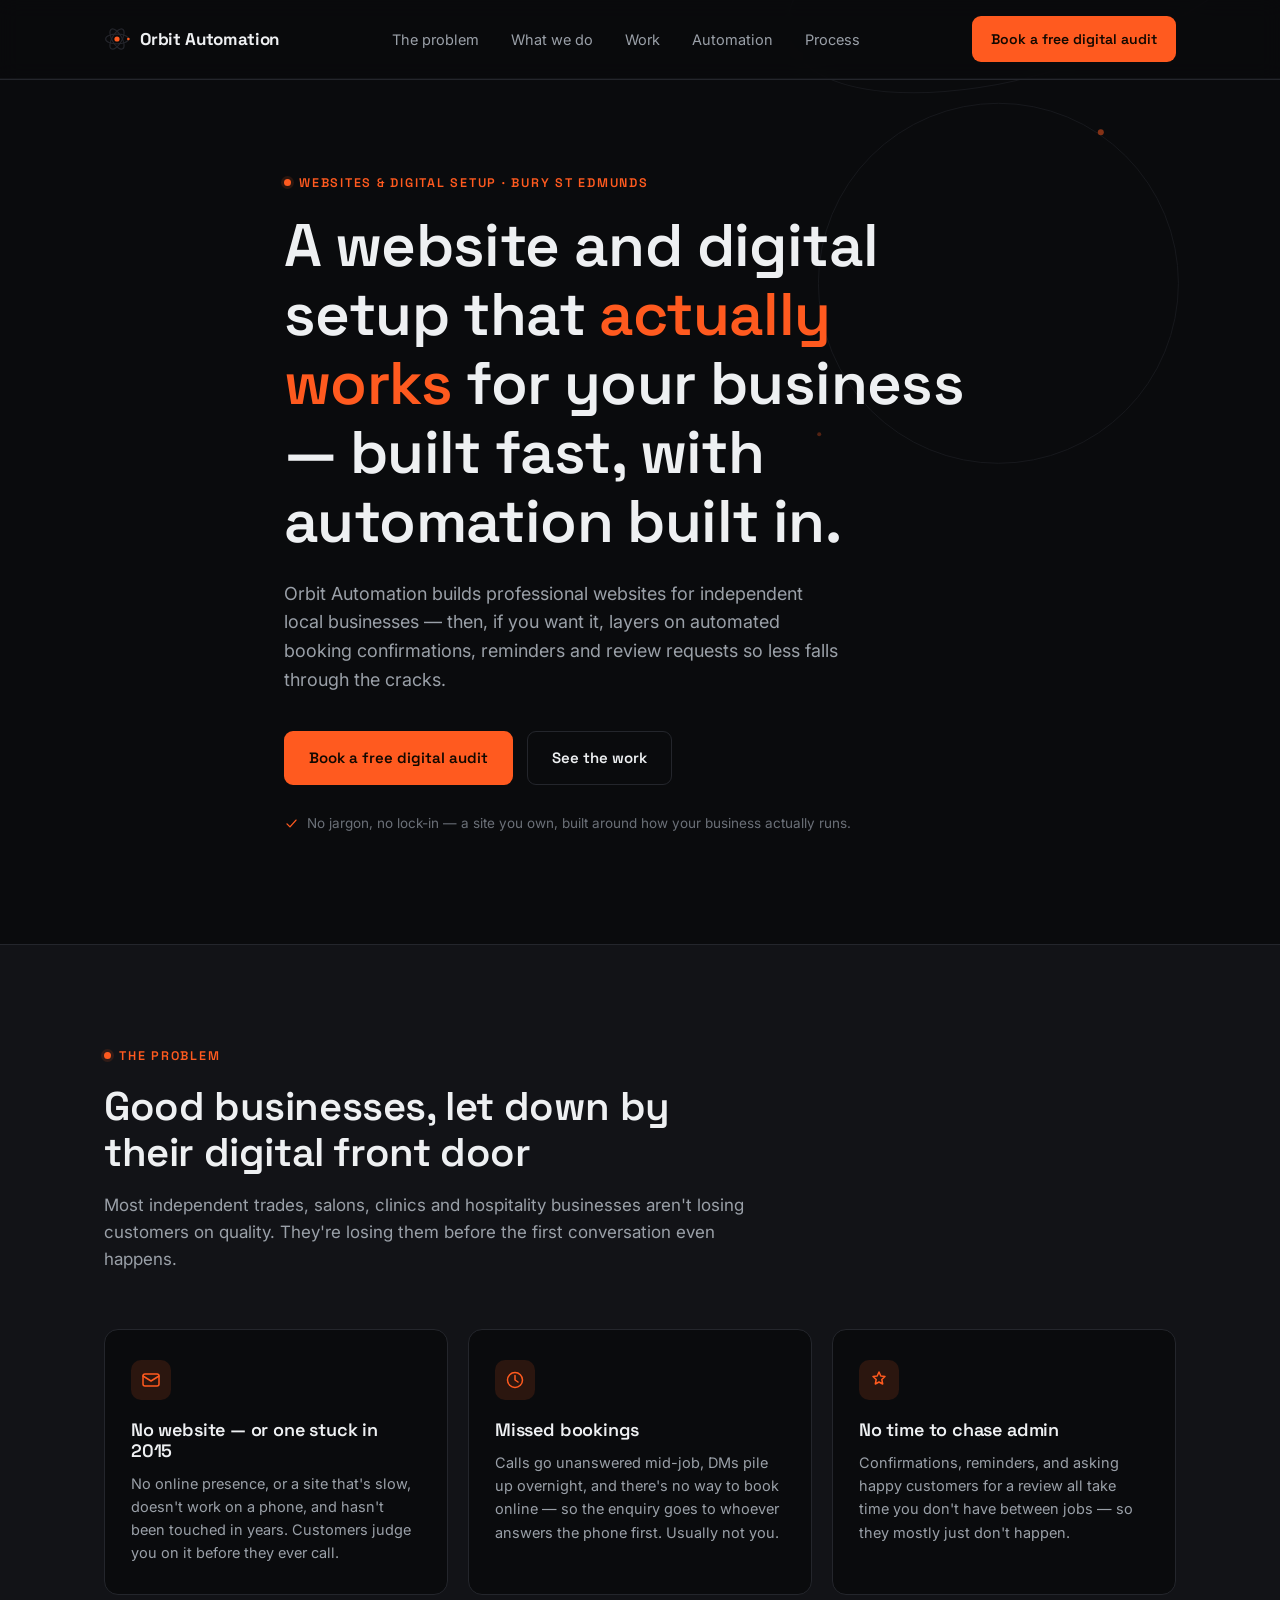
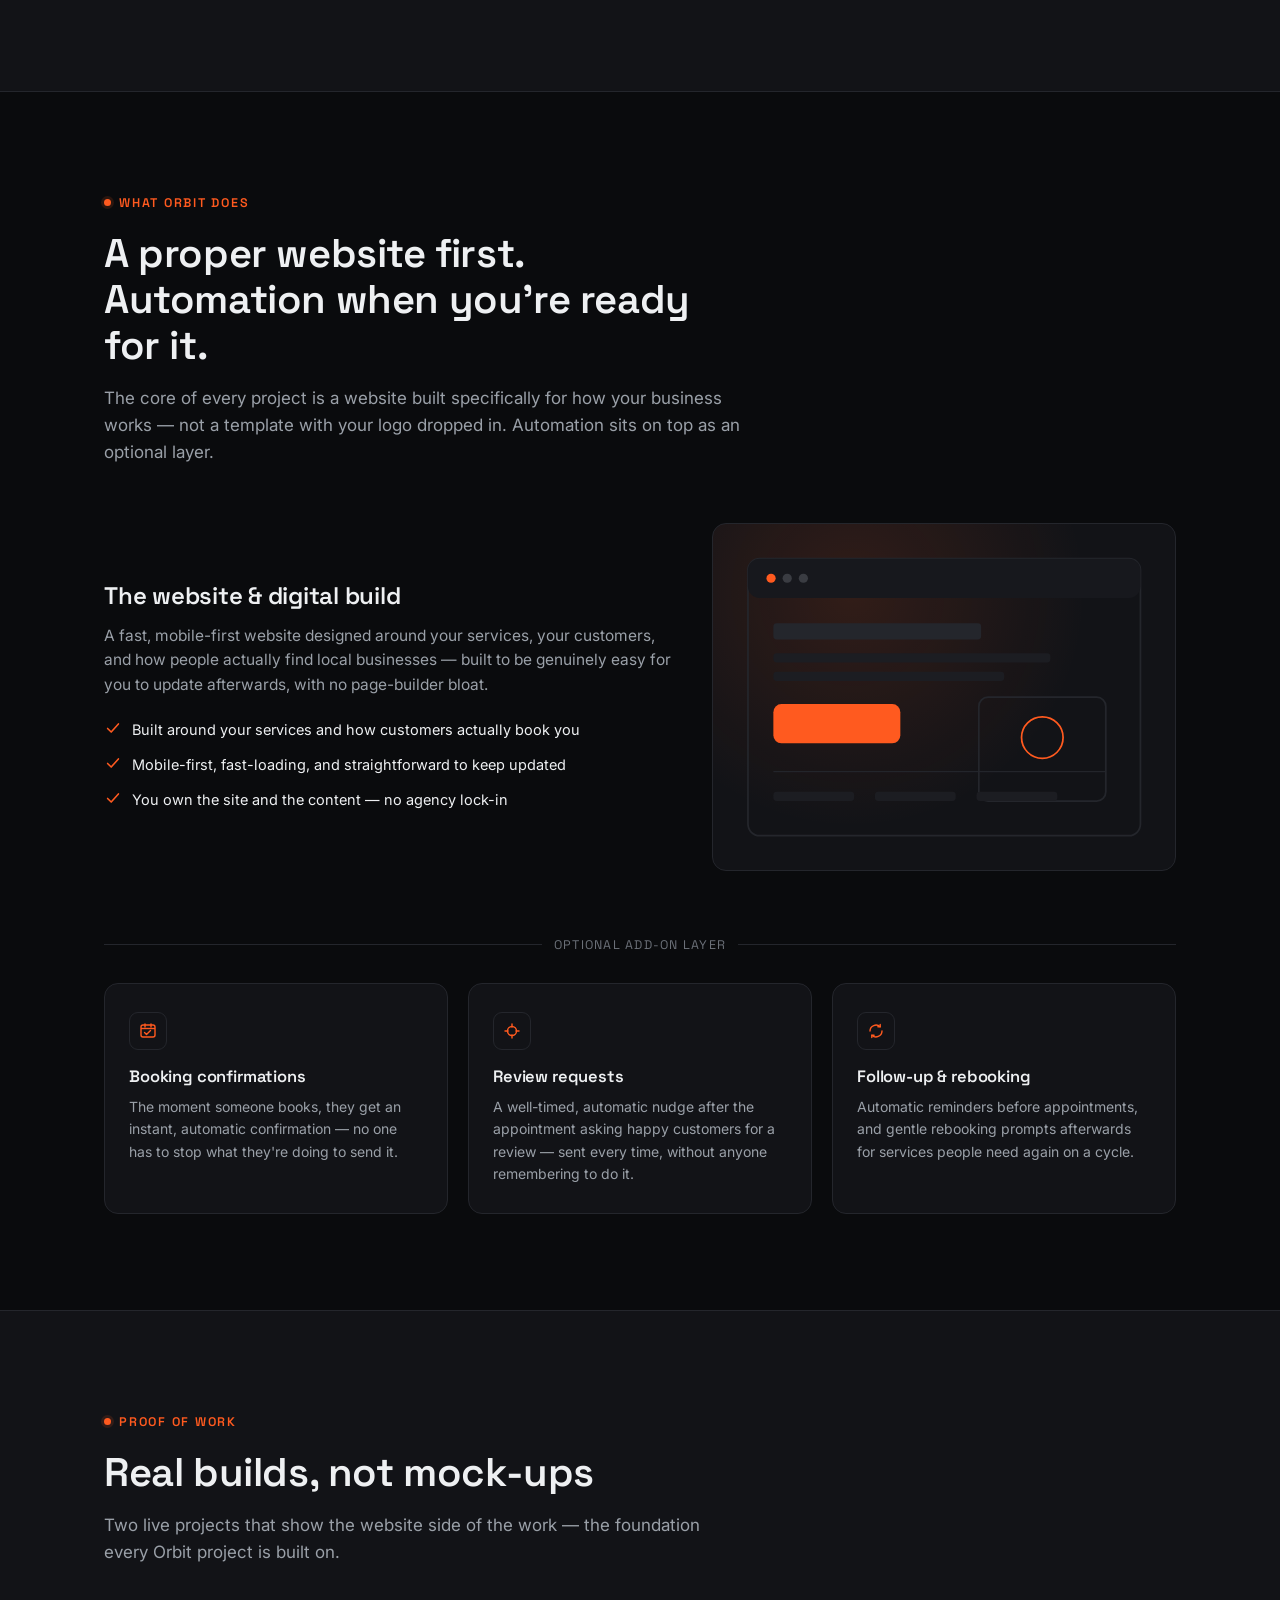
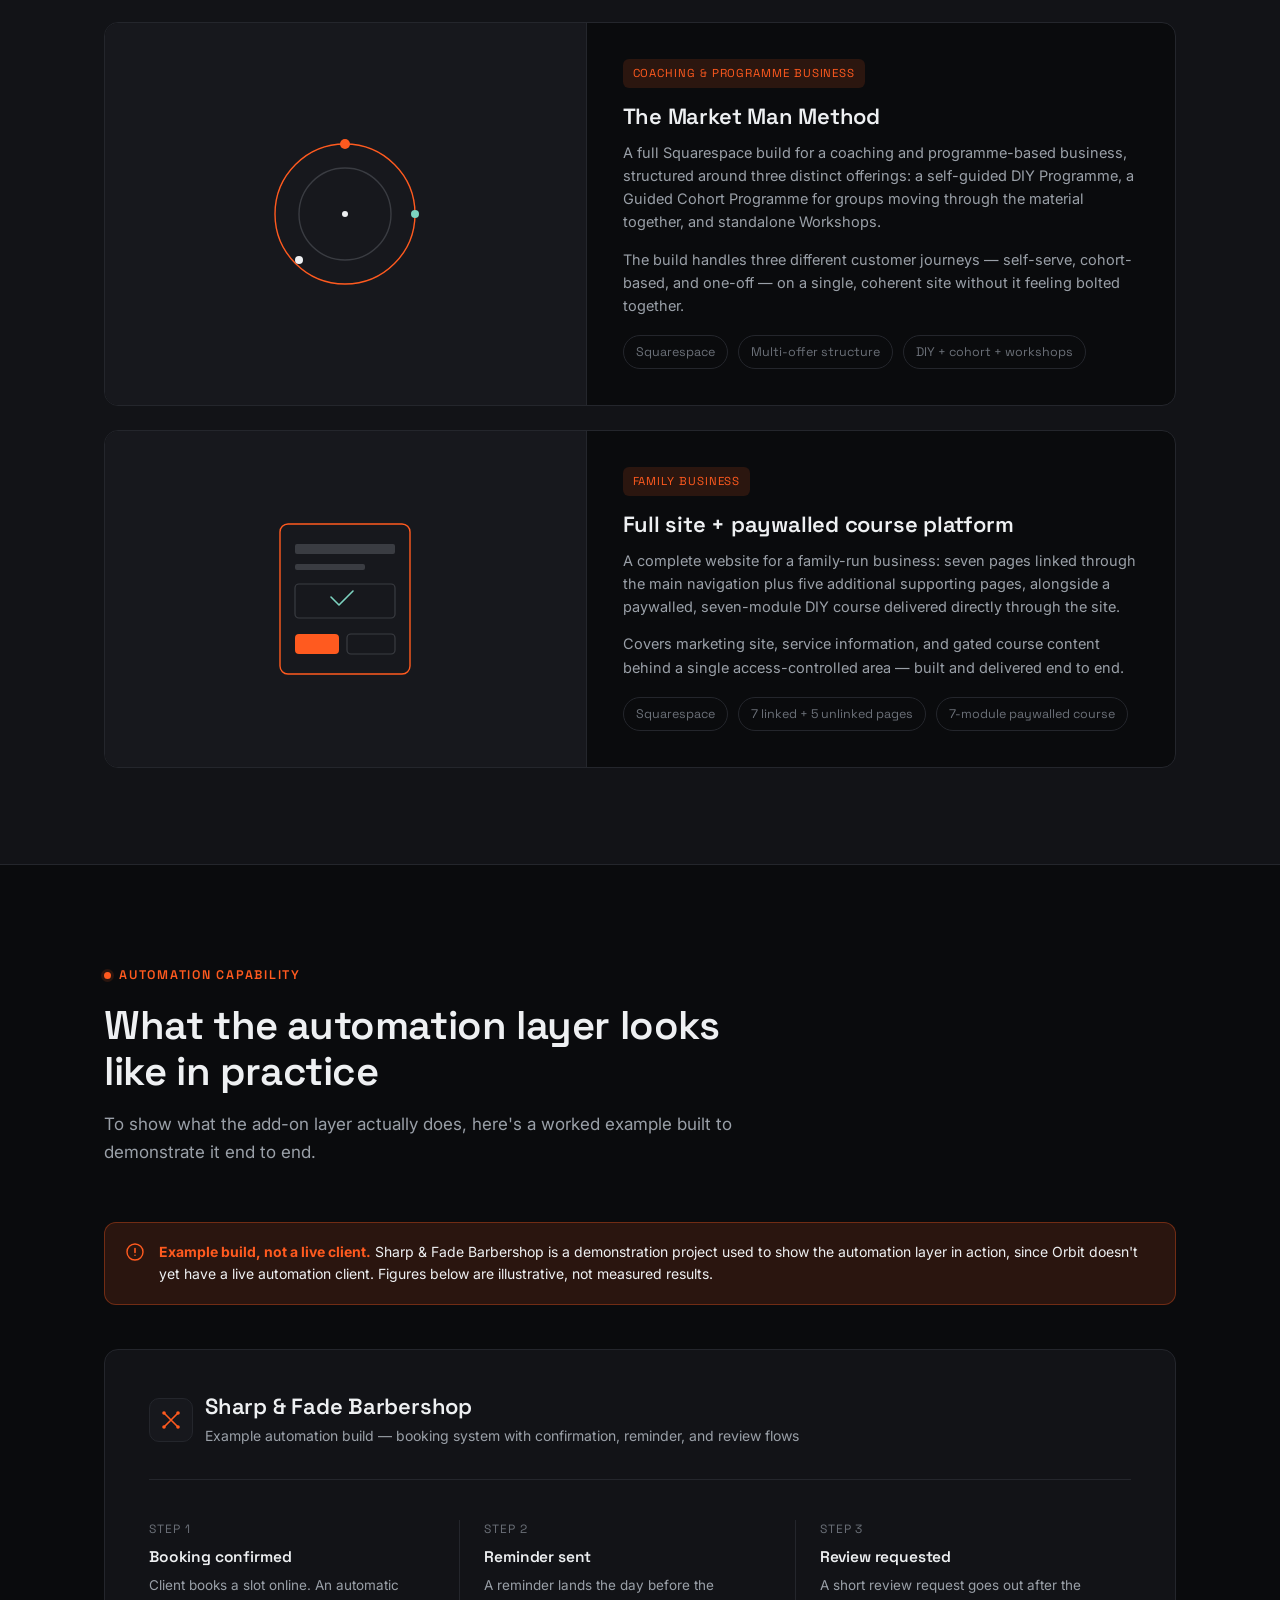
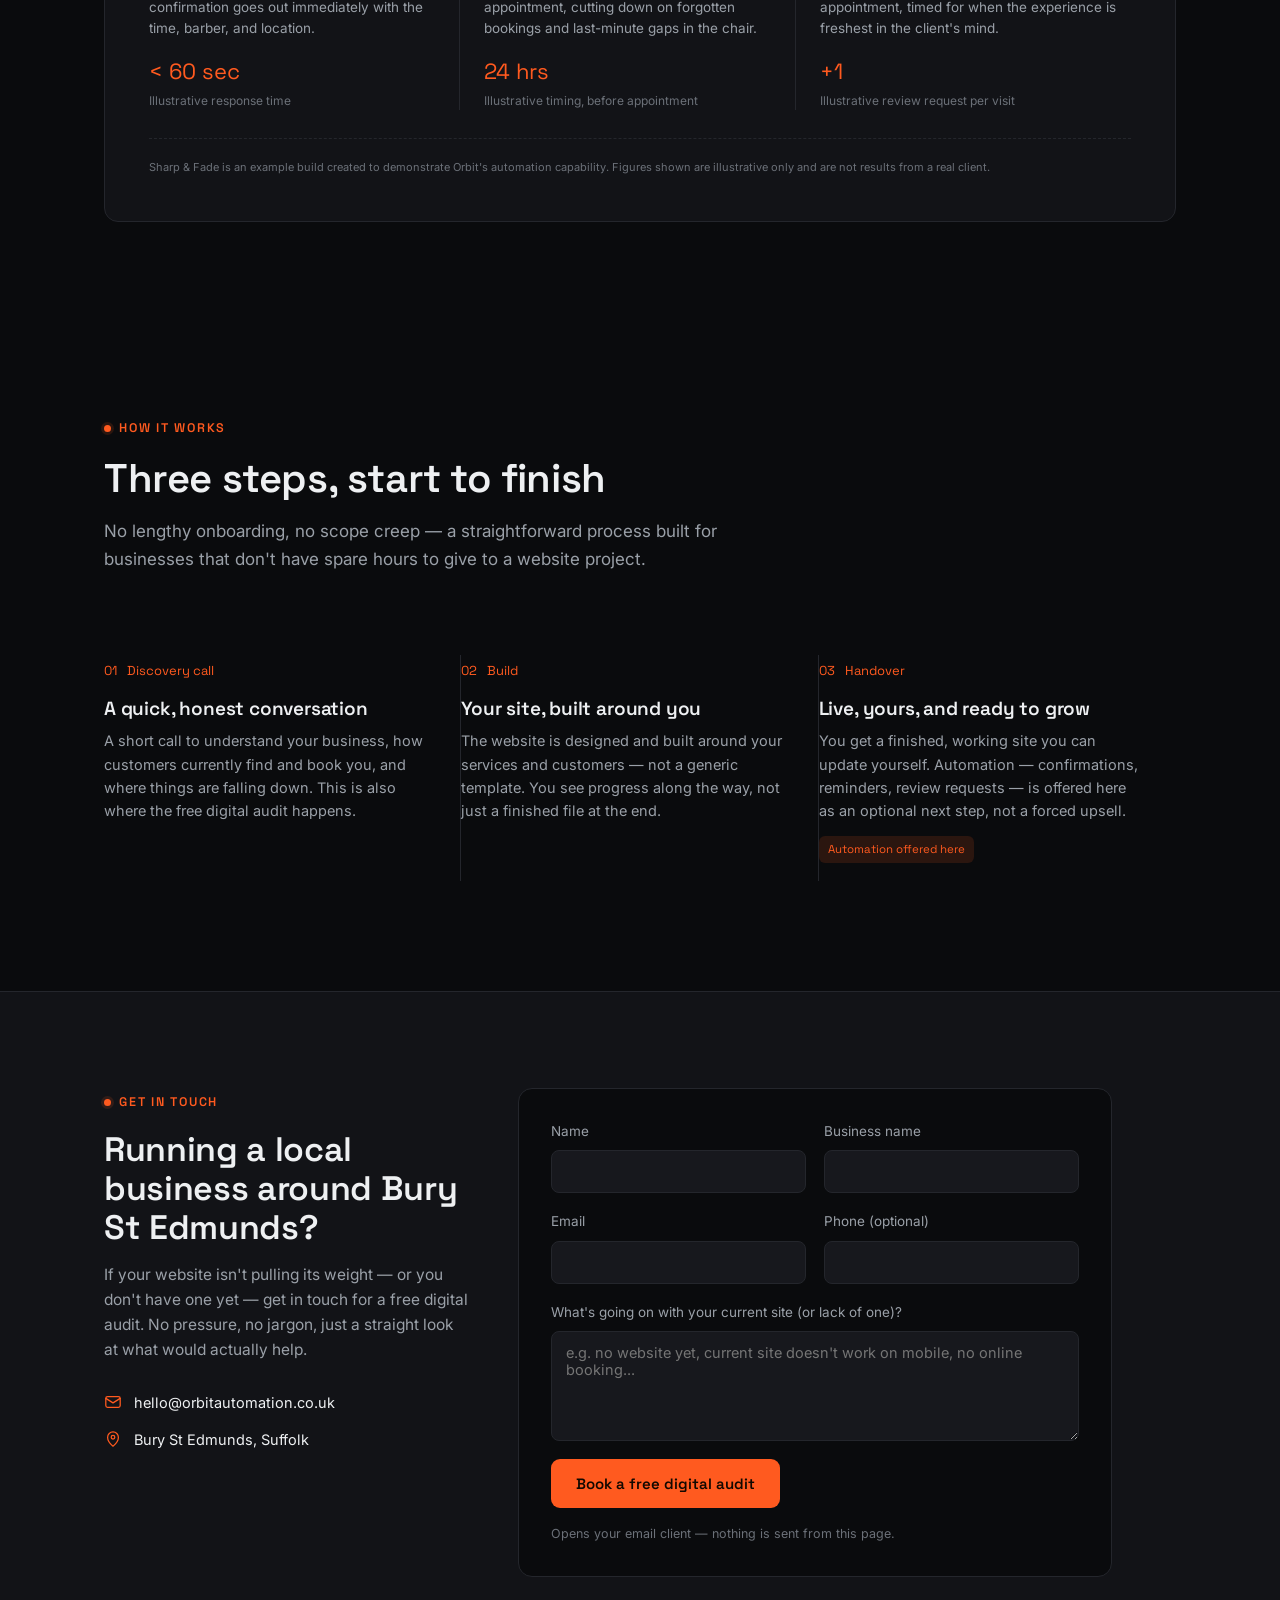
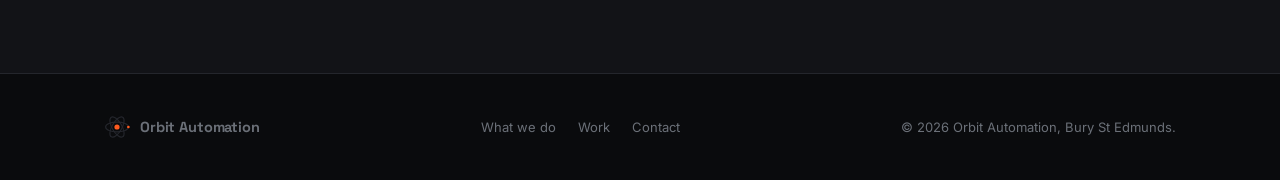
<file: index.html>
<!DOCTYPE html>
<html lang="en-GB">
<head>
<meta charset="UTF-8">
<meta name="viewport" content="width=device-width, initial-scale=1.0">
<title>Orbit Automation — Websites & Digital Setup for Local Businesses</title>
<meta name="description" content="Orbit Automation builds fast, professional websites for independent local businesses around Bury St Edmunds, with optional automation for bookings, reminders, and reviews.">

<link rel="preconnect" href="https://fonts.googleapis.com">
<link rel="preconnect" href="https://fonts.gstatic.com" crossorigin>
<link href="https://fonts.googleapis.com/css2?family=Space+Grotesk:wght@400;500;600;700&family=Inter:wght@400;500;600&display=swap" rel="stylesheet">

<style>
  :root{
    --bg:            #0a0b0d;
    --bg-raised:     #121317;
    --bg-raised-2:   #17181d;
    --border:        #24262c;
    --text:          #eef0f2;
    --text-dim:      #9aa0a8;
    --text-dimmer:   #6b7078;
    --accent:        #ff5a1f;
    --accent-dim:    #ff5a1f22;
    --accent-line:   #ff5a1f55;
    --mono:          #7dd3c0;
    --radius:        14px;
    --max:           1120px;
    --font-head: 'Space Grotesk', -apple-system, BlinkMacSystemFont, 'Segoe UI', sans-serif;
    --font-body: 'Inter', -apple-system, BlinkMacSystemFont, 'Segoe UI', sans-serif;
  }

  *,*::before,*::after{ box-sizing:border-box; }
  html{ scroll-behavior:smooth; }

  body{
    margin:0;
    background:var(--bg);
    color:var(--text);
    font-family:var(--font-body);
    font-size:16px;
    line-height:1.6;
    -webkit-font-smoothing:antialiased;
    overflow-x:hidden;
  }

  img,svg{ display:block; max-width:100%; }

  a{ color:inherit; text-decoration:none; }

  h1,h2,h3,h4{
    font-family:var(--font-head);
    font-weight:600;
    line-height:1.15;
    margin:0;
    letter-spacing:-0.01em;
  }

  p{ margin:0; }

  .wrap{
    max-width:var(--max);
    margin:0 auto;
    padding:0 24px;
  }

  section{
    position:relative;
    padding:96px 0;
  }

  .eyebrow{
    display:inline-flex;
    align-items:center;
    gap:8px;
    font-family:var(--font-head);
    font-size:12.5px;
    font-weight:600;
    letter-spacing:0.14em;
    text-transform:uppercase;
    color:var(--accent);
    margin-bottom:18px;
  }
  .eyebrow::before{
    content:"";
    width:7px; height:7px;
    border-radius:50%;
    background:var(--accent);
    box-shadow:0 0 0 3px var(--accent-dim);
  }

  .section-head{
    max-width:640px;
    margin-bottom:56px;
  }
  .section-head h2{
    font-size:clamp(28px, 4vw, 40px);
  }
  .section-head p{
    margin-top:16px;
    color:var(--text-dim);
    font-size:17px;
  }

  /* ---------- reveal animation ---------- */
  .reveal{
    opacity:0;
    transform:translateY(18px);
    transition:opacity .7s cubic-bezier(.16,.8,.24,1), transform .7s cubic-bezier(.16,.8,.24,1);
  }
  .reveal.in-view{ opacity:1; transform:translateY(0); }
  .reveal-stagger > * {
    opacity:0;
    transform:translateY(18px);
    transition:opacity .6s cubic-bezier(.16,.8,.24,1), transform .6s cubic-bezier(.16,.8,.24,1);
  }
  .reveal-stagger.in-view > *{ opacity:1; transform:translateY(0); }
  .reveal-stagger.in-view > *:nth-child(1){ transition-delay:.02s; }
  .reveal-stagger.in-view > *:nth-child(2){ transition-delay:.1s; }
  .reveal-stagger.in-view > *:nth-child(3){ transition-delay:.18s; }
  .reveal-stagger.in-view > *:nth-child(4){ transition-delay:.26s; }

  @media (prefers-reduced-motion: reduce){
    .reveal, .reveal-stagger > *{ opacity:1; transform:none; transition:none; }
    html{ scroll-behavior:auto; }
  }

  /* ---------- background orbit motif ---------- */
  .orbit-field{
    position:absolute;
    inset:0;
    pointer-events:none;
    overflow:hidden;
    z-index:0;
  }
  .orbit-ring{
    position:absolute;
    border:1px solid var(--border);
    border-radius:50%;
  }
  .orbit-dot{
    position:absolute;
    width:6px; height:6px;
    border-radius:50%;
    background:var(--accent);
  }

  /* ---------- header ---------- */
  header{
    position:fixed;
    top:0; left:0; right:0;
    z-index:100;
    background:rgba(10,11,13,0.72);
    backdrop-filter:blur(10px);
    -webkit-backdrop-filter:blur(10px);
    border-bottom:1px solid var(--border);
  }
  .nav{
    max-width:var(--max);
    margin:0 auto;
    padding:16px 24px;
    display:flex;
    align-items:center;
    justify-content:space-between;
  }
  .logo{
    display:flex;
    align-items:center;
    gap:10px;
    font-family:var(--font-head);
    font-weight:700;
    font-size:17px;
    letter-spacing:-0.01em;
  }
  .logo-mark{
    width:26px; height:26px;
    flex-shrink:0;
  }
  .nav-links{
    display:none;
    align-items:center;
    gap:32px;
    font-size:14.5px;
    color:var(--text-dim);
  }
  .nav-links a{ transition:color .2s; }
  .nav-links a:hover{ color:var(--text); }
  .nav .nav-cta{
    display:none;
  }
  .nav-toggle{
    display:flex;
    align-items:center;
    justify-content:center;
    width:38px; height:38px;
    border-radius:8px;
    border:1px solid var(--border);
    background:var(--bg-raised);
    cursor:pointer;
  }
  .nav-toggle span{
    display:block;
    width:16px; height:1.5px;
    background:var(--text);
    position:relative;
  }
  .nav-toggle span::before,.nav-toggle span::after{
    content:"";
    position:absolute; left:0;
    width:16px; height:1.5px;
    background:var(--text);
    transition:transform .2s;
  }
  .nav-toggle span::before{ top:-5px; }
  .nav-toggle span::after{ top:5px; }

  .mobile-menu{
    max-height:0;
    overflow:hidden;
    background:var(--bg-raised);
    border-bottom:1px solid transparent;
    transition:max-height .3s ease;
  }
  .mobile-menu.open{
    max-height:320px;
    border-bottom-color:var(--border);
  }
  .mobile-menu .wrap{
    padding:8px 24px 20px;
    display:flex;
    flex-direction:column;
    gap:4px;
  }
  .mobile-menu a{
    padding:12px 0;
    font-size:15px;
    color:var(--text-dim);
    border-bottom:1px solid var(--border);
  }
  .mobile-menu a:last-child{ border-bottom:none; }

  @media (min-width:860px){
    .nav-links{ display:flex; }
    .nav .nav-cta{ display:inline-flex; }
    .nav-toggle{ display:none; }
  }

  /* ---------- buttons ---------- */
  .btn{
    display:inline-flex;
    align-items:center;
    gap:9px;
    font-family:var(--font-head);
    font-weight:600;
    font-size:15px;
    padding:14px 24px;
    border-radius:9px;
    cursor:pointer;
    border:1px solid transparent;
    transition:transform .15s ease, box-shadow .15s ease, background .15s ease, border-color .15s ease;
    white-space:nowrap;
  }
  .btn-primary{
    background:var(--accent);
    color:#120800;
  }
  .btn-primary:hover{
    transform:translateY(-1px);
    box-shadow:0 8px 24px -8px var(--accent-line);
  }
  .btn-ghost{
    background:transparent;
    border-color:var(--border);
    color:var(--text);
  }
  .btn-ghost:hover{
    border-color:var(--accent-line);
    color:var(--accent);
  }
  .btn-sm{ padding:11px 18px; font-size:14px; }

  /* ---------- hero ---------- */
  .hero{
    padding:168px 0 110px;
    position:relative;
  }
  .hero-inner{
    position:relative;
    z-index:1;
    max-width:760px;
  }
  .hero h1{
    font-size:clamp(34px, 5.6vw, 60px);
  }
  .hero h1 em{
    font-style:normal;
    color:var(--accent);
  }
  .hero .lede{
    margin-top:24px;
    font-size:18px;
    color:var(--text-dim);
    max-width:560px;
  }
  .hero-actions{
    margin-top:36px;
    display:flex;
    flex-wrap:wrap;
    gap:14px;
    align-items:center;
  }
  .hero-note{
    margin-top:28px;
    font-size:13.5px;
    color:var(--text-dimmer);
    display:flex;
    align-items:center;
    gap:8px;
  }
  .hero-note svg{ flex-shrink:0; color:var(--accent); width:15px; height:15px; }

  /* ---------- problem ---------- */
  .problem{
    background:var(--bg-raised);
    border-top:1px solid var(--border);
    border-bottom:1px solid var(--border);
  }
  .pain-grid{
    display:grid;
    gap:20px;
    grid-template-columns:1fr;
  }
  @media (min-width:760px){
    .pain-grid{ grid-template-columns:repeat(3,1fr); }
  }
  .pain-card{
    background:var(--bg);
    border:1px solid var(--border);
    border-radius:var(--radius);
    padding:30px 26px;
  }
  .pain-card .icon{
    width:40px; height:40px;
    border-radius:10px;
    background:var(--accent-dim);
    display:flex; align-items:center; justify-content:center;
    margin-bottom:20px;
    color:var(--accent);
  }
  .pain-card h3{
    font-size:18px;
    margin-bottom:10px;
  }
  .pain-card p{
    color:var(--text-dim);
    font-size:14.5px;
  }

  /* ---------- what we do ---------- */
  .offer-lead{
    display:grid;
    gap:40px;
    grid-template-columns:1fr;
    align-items:center;
    margin-bottom:64px;
  }
  @media (min-width:860px){
    .offer-lead{ grid-template-columns:1.1fr 0.9fr; }
  }
  .offer-lead h3{
    font-size:24px;
    margin-bottom:14px;
  }
  .offer-lead p{
    color:var(--text-dim);
    font-size:15.5px;
    margin-bottom:14px;
  }
  .offer-checklist{
    list-style:none;
    margin:20px 0 0;
    padding:0;
    display:flex;
    flex-direction:column;
    gap:12px;
  }
  .offer-checklist li{
    display:flex;
    align-items:flex-start;
    gap:10px;
    font-size:14.5px;
    color:var(--text);
  }
  .offer-checklist svg{
    flex-shrink:0;
    width:18px; height:18px;
    color:var(--accent);
    margin-top:1px;
  }
  .offer-visual{
    aspect-ratio:4/3;
    border-radius:var(--radius);
    border:1px solid var(--border);
    background:
      radial-gradient(circle at 30% 20%, var(--accent-dim), transparent 55%),
      var(--bg-raised);
    position:relative;
    overflow:hidden;
  }
  .offer-visual svg{ width:100%; height:100%; }

  .addon-label{
    display:flex;
    align-items:center;
    gap:12px;
    margin-bottom:28px;
  }
  .addon-label .line{
    height:1px; flex:1;
    background:var(--border);
  }
  .addon-label span{
    font-family:var(--font-head);
    font-size:12.5px;
    letter-spacing:0.1em;
    text-transform:uppercase;
    color:var(--text-dimmer);
    white-space:nowrap;
  }

  .feature-grid{
    display:grid;
    gap:20px;
    grid-template-columns:1fr;
  }
  @media (min-width:760px){
    .feature-grid{ grid-template-columns:repeat(3,1fr); }
  }
  .feature-card{
    border:1px solid var(--border);
    border-radius:var(--radius);
    padding:28px 24px;
    background:var(--bg-raised);
    transition:border-color .2s, transform .2s;
  }
  .feature-card:hover{
    border-color:var(--accent-line);
    transform:translateY(-3px);
  }
  .feature-card .icon{
    width:38px; height:38px;
    border-radius:9px;
    border:1px solid var(--border);
    display:flex; align-items:center; justify-content:center;
    margin-bottom:18px;
    color:var(--accent);
  }
  .feature-card h4{
    font-size:16.5px;
    margin-bottom:9px;
  }
  .feature-card p{
    font-size:14px;
    color:var(--text-dim);
  }

  /* ---------- portfolio ---------- */
  .portfolio{
    background:var(--bg-raised);
    border-top:1px solid var(--border);
    border-bottom:1px solid var(--border);
  }
  .work-list{
    display:flex;
    flex-direction:column;
    gap:24px;
  }
  .work-card{
    display:grid;
    grid-template-columns:1fr;
    gap:0;
    border:1px solid var(--border);
    border-radius:var(--radius);
    background:var(--bg);
    overflow:hidden;
  }
  @media (min-width:860px){
    .work-card{ grid-template-columns:0.9fr 1.1fr; }
  }
  .work-visual{
    padding:36px;
    background:var(--bg-raised-2);
    display:flex;
    align-items:center;
    justify-content:center;
    border-bottom:1px solid var(--border);
    position:relative;
  }
  @media (min-width:860px){
    .work-visual{ border-bottom:none; border-right:1px solid var(--border); }
  }
  .work-visual svg{ width:100%; max-width:220px; }
  .work-body{
    padding:36px;
  }
  .work-tag{
    display:inline-block;
    font-family:var(--font-head);
    font-size:11.5px;
    letter-spacing:0.08em;
    text-transform:uppercase;
    color:var(--accent);
    background:var(--accent-dim);
    padding:5px 10px;
    border-radius:6px;
    margin-bottom:16px;
  }
  .work-body h3{
    font-size:22px;
    margin-bottom:12px;
  }
  .work-body p{
    color:var(--text-dim);
    font-size:14.5px;
    margin-bottom:14px;
  }
  .work-meta{
    display:flex;
    flex-wrap:wrap;
    gap:10px;
    margin-top:18px;
  }
  .work-meta span{
    font-size:12.5px;
    color:var(--text-dimmer);
    border:1px solid var(--border);
    border-radius:999px;
    padding:6px 12px;
    font-family:var(--font-head);
  }

  /* ---------- automation example ---------- */
  .example-banner{
    display:flex;
    align-items:flex-start;
    gap:14px;
    background:var(--accent-dim);
    border:1px solid var(--accent-line);
    border-radius:12px;
    padding:18px 20px;
    margin-bottom:44px;
    font-size:14px;
    color:var(--text);
  }
  .example-banner svg{ flex-shrink:0; width:20px; height:20px; color:var(--accent); margin-top:1px; }
  .example-banner strong{ color:var(--accent); }

  .flow-card{
    border:1px solid var(--border);
    border-radius:var(--radius);
    background:var(--bg-raised);
    padding:44px;
  }
  .flow-head{
    display:flex;
    flex-wrap:wrap;
    align-items:center;
    justify-content:space-between;
    gap:18px;
    margin-bottom:40px;
    padding-bottom:32px;
    border-bottom:1px solid var(--border);
  }
  .flow-head h3{ font-size:22px; }
  .flow-head p{ color:var(--text-dim); font-size:14px; margin-top:6px; }
  .shop-badge{
    display:flex; align-items:center; gap:12px;
  }
  .shop-badge .mark{
    width:44px; height:44px;
    border-radius:10px;
    background:var(--bg-raised-2);
    border:1px solid var(--border);
    display:flex; align-items:center; justify-content:center;
    color:var(--accent);
  }

  .flow-steps{
    display:grid;
    grid-template-columns:1fr;
    gap:0;
    position:relative;
  }
  @media (min-width:760px){
    .flow-steps{ grid-template-columns:repeat(3,1fr); gap:24px; }
  }
  .flow-step{
    position:relative;
    padding:24px 0;
    border-bottom:1px solid var(--border);
  }
  @media (min-width:760px){
    .flow-step{ padding:0 24px 0 0; border-bottom:none; border-right:1px solid var(--border); }
    .flow-step:last-child{ border-right:none; padding-right:0; }
  }
  .flow-step:last-child{ border-bottom:none; }
  .flow-step .t{
    font-family:var(--font-head);
    font-size:12px;
    letter-spacing:0.08em;
    text-transform:uppercase;
    color:var(--text-dimmer);
    margin-bottom:10px;
  }
  .flow-step h4{
    font-size:15.5px;
    margin-bottom:8px;
  }
  .flow-step p{
    font-size:13.5px;
    color:var(--text-dim);
  }
  .flow-stat{
    margin-top:14px;
    font-family:var(--font-head);
    font-size:22px;
    color:var(--accent);
  }
  .flow-stat + span{
    display:block;
    font-size:12px;
    color:var(--text-dimmer);
    margin-top:2px;
  }
  .illustrative-tag{
    font-size:11px;
    color:var(--text-dimmer);
    margin-top:28px;
    padding-top:20px;
    border-top:1px dashed var(--border);
  }

  /* ---------- how it works ---------- */
  .steps{
    display:grid;
    grid-template-columns:1fr;
    gap:0;
    counter-reset:step;
  }
  @media (min-width:760px){
    .steps{ grid-template-columns:repeat(3,1fr); }
  }
  .step{
    position:relative;
    padding:32px 28px 32px 0;
    counter-increment:step;
  }
  @media (min-width:760px){
    .step{ padding-right:36px; }
    .step:not(:last-child)::after{
      content:"";
      position:absolute;
      top:26px; right:0;
      width:1px;
      height:calc(100% - 40px);
      background:var(--border);
    }
  }
  .step:not(:last-child){ border-bottom:1px solid var(--border); }
  @media (min-width:760px){
    .step:not(:last-child){ border-bottom:none; }
  }
  .step-num{
    font-family:var(--font-head);
    font-size:13px;
    color:var(--accent);
    display:flex;
    align-items:center;
    gap:10px;
    margin-bottom:16px;
  }
  .step-num::before{
    content:counter(step, decimal-leading-zero);
    font-size:13px;
  }
  .step h3{ font-size:19px; margin-bottom:10px; }
  .step p{ color:var(--text-dim); font-size:14.5px; }
  .step .badge{
    display:inline-block;
    margin-top:14px;
    font-size:11.5px;
    color:var(--accent);
    background:var(--accent-dim);
    border-radius:6px;
    padding:4px 9px;
    font-family:var(--font-head);
  }

  /* ---------- contact ---------- */
  .contact{
    background:var(--bg-raised);
    border-top:1px solid var(--border);
  }
  .contact-grid{
    display:grid;
    grid-template-columns:1fr;
    gap:48px;
  }
  @media (min-width:860px){
    .contact-grid{ grid-template-columns:0.85fr 1.15fr; }
  }
  .contact-info h2{ font-size:clamp(26px,3.6vw,34px); }
  .contact-info p{
    color:var(--text-dim);
    margin-top:16px;
    font-size:15.5px;
    max-width:420px;
  }
  .contact-direct{
    margin-top:28px;
    display:flex;
    flex-direction:column;
    gap:14px;
  }
  .contact-direct a{
    display:flex;
    align-items:center;
    gap:12px;
    font-size:14.5px;
    color:var(--text);
    transition:color .2s;
  }
  .contact-direct a:hover{ color:var(--accent); }
  .contact-direct svg{ width:18px; height:18px; color:var(--accent); flex-shrink:0; }

  form{
    background:var(--bg);
    border:1px solid var(--border);
    border-radius:var(--radius);
    padding:32px;
    display:flex;
    flex-direction:column;
    gap:18px;
  }
  .form-row{
    display:grid;
    grid-template-columns:1fr;
    gap:18px;
  }
  @media (min-width:560px){
    .form-row{ grid-template-columns:1fr 1fr; }
  }
  label{
    display:flex;
    flex-direction:column;
    gap:8px;
    font-size:13.5px;
    color:var(--text-dim);
  }
  input, textarea{
    font-family:var(--font-body);
    font-size:14.5px;
    background:var(--bg-raised-2);
    border:1px solid var(--border);
    border-radius:8px;
    padding:12px 14px;
    color:var(--text);
    resize:vertical;
    transition:border-color .2s;
  }
  input:focus, textarea:focus{
    outline:none;
    border-color:var(--accent-line);
  }
  textarea{ min-height:110px; }
  .form-foot{
    display:flex;
    align-items:center;
    justify-content:space-between;
    gap:16px;
    flex-wrap:wrap;
  }
  .form-note{ font-size:12.5px; color:var(--text-dimmer); }
  .form-status{
    font-size:13px;
    color:var(--accent);
    display:none;
  }
  .form-status.show{ display:block; }

  /* ---------- footer ---------- */
  footer{
    padding:40px 0;
    border-top:1px solid var(--border);
  }
  .footer-inner{
    display:flex;
    flex-direction:column;
    gap:18px;
    align-items:flex-start;
    justify-content:space-between;
    font-size:13px;
    color:var(--text-dimmer);
  }
  @media (min-width:760px){
    .footer-inner{ flex-direction:row; align-items:center; }
  }
  .footer-inner .logo{ font-size:14.5px; }
  .footer-links{
    display:flex;
    gap:22px;
  }
  .footer-links a:hover{ color:var(--text); }
</style>
</head>
<body>

<header>
  <nav class="nav">
    <a href="#top" class="logo">
      <svg class="logo-mark" viewBox="0 0 32 32" fill="none">
        <circle cx="16" cy="16" r="3.2" fill="currentColor" style="color:var(--accent)"/>
        <ellipse cx="16" cy="16" rx="14" ry="6" stroke="currentColor" stroke-width="1.4" style="color:var(--border)"/>
        <ellipse cx="16" cy="16" rx="14" ry="6" stroke="currentColor" stroke-width="1.4" transform="rotate(60 16 16)" style="color:var(--border)"/>
        <ellipse cx="16" cy="16" rx="14" ry="6" stroke="currentColor" stroke-width="1.4" transform="rotate(120 16 16)" style="color:var(--border)"/>
        <circle cx="30" cy="16" r="1.6" fill="currentColor" style="color:var(--accent)"/>
      </svg>
      Orbit Automation
    </a>
    <div class="nav-links">
      <a href="#work">The problem</a>
      <a href="#services">What we do</a>
      <a href="#portfolio">Work</a>
      <a href="#automation">Automation</a>
      <a href="#process">Process</a>
    </div>
    <a href="#contact" class="btn btn-primary btn-sm nav-cta">Book a free digital audit</a>
    <button class="nav-toggle" aria-label="Toggle menu" id="navToggle"><span></span></button>
  </nav>
  <div class="mobile-menu" id="mobileMenu">
    <div class="wrap">
      <a href="#work">The problem</a>
      <a href="#services">What we do</a>
      <a href="#portfolio">Work</a>
      <a href="#automation">Automation</a>
      <a href="#process">Process</a>
      <a href="#contact" class="btn btn-primary btn-sm" style="margin-top:12px; justify-content:center;">Book a free digital audit</a>
    </div>
  </div>
</header>

<main id="top">

  <!-- HERO -->
  <section class="hero">
    <div class="orbit-field" aria-hidden="true">
      <svg width="100%" height="100%" style="position:absolute; inset:0; opacity:0.5;">
        <ellipse cx="78%" cy="30%" rx="260" ry="110" fill="none" stroke="#24262c" stroke-width="1" transform="rotate(-18 0 0)"></ellipse>
        <ellipse cx="78%" cy="30%" rx="180" ry="180" fill="none" stroke="#24262c" stroke-width="1"></ellipse>
        <circle cx="86%" cy="14%" r="3" fill="#ff5a1f"></circle>
        <circle cx="64%" cy="46%" r="2" fill="#ff5a1f" opacity="0.6"></circle>
      </svg>
    </div>
    <div class="wrap hero-inner">
      <div class="eyebrow reveal">Websites &amp; digital setup · Bury St Edmunds</div>
      <h1 class="reveal">A website and digital setup that <em>actually works</em> for your business — built fast, with automation built in.</h1>
      <p class="lede reveal">Orbit Automation builds professional websites for independent local businesses — then, if you want it, layers on automated booking confirmations, reminders and review requests so less falls through the cracks.</p>
      <div class="hero-actions reveal">
        <a href="#contact" class="btn btn-primary">Book a free digital audit</a>
        <a href="#portfolio" class="btn btn-ghost">See the work</a>
      </div>
      <div class="hero-note reveal">
        <svg viewBox="0 0 20 20" fill="none"><path d="M4 10.5l4 4 8-9" stroke="currentColor" stroke-width="1.8" stroke-linecap="round" stroke-linejoin="round"/></svg>
        No jargon, no lock-in — a site you own, built around how your business actually runs.
      </div>
    </div>
  </section>

  <!-- PROBLEM -->
  <section class="problem" id="work">
    <div class="wrap">
      <div class="section-head reveal">
        <div class="eyebrow">The problem</div>
        <h2>Good businesses, let down by their digital front door</h2>
        <p>Most independent trades, salons, clinics and hospitality businesses aren't losing customers on quality. They're losing them before the first conversation even happens.</p>
      </div>
      <div class="pain-grid reveal-stagger">
        <div class="pain-card">
          <div class="icon">
            <svg width="20" height="20" viewBox="0 0 20 20" fill="none"><rect x="2" y="4" width="16" height="12" rx="2" stroke="currentColor" stroke-width="1.5"/><path d="M2 6l8 5 8-5" stroke="currentColor" stroke-width="1.5" stroke-linecap="round" stroke-linejoin="round"/><path d="M13 1l4 4-4 4" stroke="currentColor" stroke-width="1.5" stroke-linecap="round" stroke-linejoin="round" opacity="0"/></svg>
          </div>
          <h3>No website — or one stuck in 2015</h3>
          <p>No online presence, or a site that's slow, doesn't work on a phone, and hasn't been touched in years. Customers judge you on it before they ever call.</p>
        </div>
        <div class="pain-card">
          <div class="icon">
            <svg width="20" height="20" viewBox="0 0 20 20" fill="none"><circle cx="10" cy="10" r="7.5" stroke="currentColor" stroke-width="1.5"/><path d="M10 5.5V10l3 2" stroke="currentColor" stroke-width="1.5" stroke-linecap="round" stroke-linejoin="round"/></svg>
          </div>
          <h3>Missed bookings</h3>
          <p>Calls go unanswered mid-job, DMs pile up overnight, and there's no way to book online — so the enquiry goes to whoever answers the phone first. Usually not you.</p>
        </div>
        <div class="pain-card">
          <div class="icon">
            <svg width="20" height="20" viewBox="0 0 20 20" fill="none"><path d="M10 2l1.8 4 4.2.5-3.2 3 .9 4.5L10 12l-3.7 2 .9-4.5-3.2-3 4.2-.5L10 2z" stroke="currentColor" stroke-width="1.5" stroke-linejoin="round"/></svg>
          </div>
          <h3>No time to chase admin</h3>
          <p>Confirmations, reminders, and asking happy customers for a review all take time you don't have between jobs — so they mostly just don't happen.</p>
        </div>
      </div>
    </div>
  </section>

  <!-- WHAT ORBIT DOES -->
  <section id="services">
    <div class="wrap">
      <div class="section-head reveal">
        <div class="eyebrow">What Orbit does</div>
        <h2>A proper website first. Automation when you're ready for it.</h2>
        <p>The core of every project is a website built specifically for how your business works — not a template with your logo dropped in. Automation sits on top as an optional layer.</p>
      </div>

      <div class="offer-lead reveal">
        <div>
          <h3>The website &amp; digital build</h3>
          <p>A fast, mobile-first website designed around your services, your customers, and how people actually find local businesses — built to be genuinely easy for you to update afterwards, with no page-builder bloat.</p>
          <ul class="offer-checklist">
            <li><svg viewBox="0 0 20 20" fill="none"><path d="M4 10.5l4 4 8-9" stroke="currentColor" stroke-width="1.8" stroke-linecap="round" stroke-linejoin="round"/></svg> Built around your services and how customers actually book you</li>
            <li><svg viewBox="0 0 20 20" fill="none"><path d="M4 10.5l4 4 8-9" stroke="currentColor" stroke-width="1.8" stroke-linecap="round" stroke-linejoin="round"/></svg> Mobile-first, fast-loading, and straightforward to keep updated</li>
            <li><svg viewBox="0 0 20 20" fill="none"><path d="M4 10.5l4 4 8-9" stroke="currentColor" stroke-width="1.8" stroke-linecap="round" stroke-linejoin="round"/></svg> You own the site and the content — no agency lock-in</li>
          </ul>
        </div>
        <div class="offer-visual">
          <svg viewBox="0 0 400 300" fill="none">
            <rect x="30" y="30" width="340" height="240" rx="10" stroke="#24262c" stroke-width="1.5"/>
            <rect x="30" y="30" width="340" height="34" rx="10" fill="#17181d"/>
            <circle cx="50" cy="47" r="4" fill="#ff5a1f"/>
            <circle cx="64" cy="47" r="4" fill="#3a3c42"/>
            <circle cx="78" cy="47" r="4" fill="#3a3c42"/>
            <rect x="52" y="86" width="180" height="14" rx="3" fill="#24262c"/>
            <rect x="52" y="112" width="240" height="8" rx="3" fill="#1c1d22"/>
            <rect x="52" y="128" width="200" height="8" rx="3" fill="#1c1d22"/>
            <rect x="52" y="156" width="110" height="34" rx="7" fill="#ff5a1f"/>
            <rect x="230" y="150" width="110" height="90" rx="8" stroke="#24262c" stroke-width="1.5"/>
            <circle cx="285" cy="185" r="18" stroke="#ff5a1f" stroke-width="1.5"/>
            <rect x="52" y="214" width="288" height="1" fill="#24262c"/>
            <rect x="52" y="232" width="70" height="8" rx="3" fill="#1c1d22"/>
            <rect x="140" y="232" width="70" height="8" rx="3" fill="#1c1d22"/>
            <rect x="228" y="232" width="70" height="8" rx="3" fill="#1c1d22"/>
          </svg>
        </div>
      </div>

      <div class="addon-label reveal">
        <div class="line"></div>
        <span>Optional add-on layer</span>
        <div class="line"></div>
      </div>

      <div class="feature-grid reveal-stagger">
        <div class="feature-card">
          <div class="icon">
            <svg width="18" height="18" viewBox="0 0 18 18" fill="none"><rect x="2" y="3" width="14" height="12" rx="2" stroke="currentColor" stroke-width="1.4"/><path d="M2 6.5h14" stroke="currentColor" stroke-width="1.4"/><path d="M6 5V2M12 5V2" stroke="currentColor" stroke-width="1.4" stroke-linecap="round"/><path d="M5.5 10.5l2 2 4-4" stroke="currentColor" stroke-width="1.4" stroke-linecap="round" stroke-linejoin="round"/></svg>
          </div>
          <h4>Booking confirmations</h4>
          <p>The moment someone books, they get an instant, automatic confirmation — no one has to stop what they're doing to send it.</p>
        </div>
        <div class="feature-card">
          <div class="icon">
            <svg width="18" height="18" viewBox="0 0 18 18" fill="none"><path d="M9 2v3M9 13v3M2 9h3M13 9h3" stroke="currentColor" stroke-width="1.4" stroke-linecap="round"/><circle cx="9" cy="9" r="4.5" stroke="currentColor" stroke-width="1.4"/></svg>
          </div>
          <h4>Review requests</h4>
          <p>A well-timed, automatic nudge after the appointment asking happy customers for a review — sent every time, without anyone remembering to do it.</p>
        </div>
        <div class="feature-card">
          <div class="icon">
            <svg width="18" height="18" viewBox="0 0 18 18" fill="none"><path d="M3 9a6 6 0 0110.2-4.2M15 9a6 6 0 01-10.2 4.2" stroke="currentColor" stroke-width="1.4" stroke-linecap="round"/><path d="M13.2 2.5v2.3h-2.3M4.8 15.5v-2.3h2.3" stroke="currentColor" stroke-width="1.4" stroke-linecap="round" stroke-linejoin="round"/></svg>
          </div>
          <h4>Follow-up &amp; rebooking</h4>
          <p>Automatic reminders before appointments, and gentle rebooking prompts afterwards for services people need again on a cycle.</p>
        </div>
      </div>
    </div>
  </section>

  <!-- PORTFOLIO -->
  <section class="portfolio" id="portfolio">
    <div class="wrap">
      <div class="section-head reveal">
        <div class="eyebrow">Proof of work</div>
        <h2>Real builds, not mock-ups</h2>
        <p>Two live projects that show the website side of the work — the foundation every Orbit project is built on.</p>
      </div>

      <div class="work-list reveal-stagger">

        <div class="work-card">
          <div class="work-visual">
            <svg viewBox="0 0 220 220" fill="none">
              <circle cx="110" cy="110" r="70" stroke="#ff5a1f" stroke-width="1.4"/>
              <circle cx="110" cy="110" r="46" stroke="#3a3c42" stroke-width="1.4"/>
              <circle cx="110" cy="40" r="5" fill="#ff5a1f"/>
              <circle cx="180" cy="110" r="4" fill="#7dd3c0"/>
              <circle cx="64" cy="156" r="4" fill="#eef0f2"/>
              <circle cx="110" cy="110" r="3" fill="#eef0f2"/>
            </svg>
          </div>
          <div class="work-body">
            <span class="work-tag">Coaching &amp; programme business</span>
            <h3>The Market Man Method</h3>
            <p>A full Squarespace build for a coaching and programme-based business, structured around three distinct offerings: a self-guided DIY Programme, a Guided Cohort Programme for groups moving through the material together, and standalone Workshops.</p>
            <p>The build handles three different customer journeys — self-serve, cohort-based, and one-off — on a single, coherent site without it feeling bolted together.</p>
            <div class="work-meta">
              <span>Squarespace</span>
              <span>Multi-offer structure</span>
              <span>DIY + cohort + workshops</span>
            </div>
          </div>
        </div>

        <div class="work-card">
          <div class="work-visual">
            <svg viewBox="0 0 220 220" fill="none">
              <rect x="45" y="35" width="130" height="150" rx="8" stroke="#ff5a1f" stroke-width="1.4"/>
              <rect x="60" y="55" width="100" height="10" rx="2" fill="#3a3c42"/>
              <rect x="60" y="75" width="70" height="6" rx="2" fill="#3a3c42"/>
              <rect x="60" y="95" width="100" height="34" rx="4" stroke="#3a3c42" stroke-width="1.2"/>
              <path d="M96 108l8 8 14-14" stroke="#7dd3c0" stroke-width="1.6" stroke-linecap="round" stroke-linejoin="round"/>
              <rect x="60" y="145" width="44" height="20" rx="4" fill="#ff5a1f"/>
              <rect x="112" y="145" width="48" height="20" rx="4" stroke="#3a3c42" stroke-width="1.2"/>
            </svg>
          </div>
          <div class="work-body">
            <span class="work-tag">Family business</span>
            <h3>Full site + paywalled course platform</h3>
            <p>A complete website for a family-run business: seven pages linked through the main navigation plus five additional supporting pages, alongside a paywalled, seven-module DIY course delivered directly through the site.</p>
            <p>Covers marketing site, service information, and gated course content behind a single access-controlled area — built and delivered end to end.</p>
            <div class="work-meta">
              <span>Squarespace</span>
              <span>7 linked + 5 unlinked pages</span>
              <span>7-module paywalled course</span>
            </div>
          </div>
        </div>

      </div>
    </div>
  </section>

  <!-- AUTOMATION EXAMPLE -->
  <section id="automation">
    <div class="wrap">
      <div class="section-head reveal">
        <div class="eyebrow">Automation capability</div>
        <h2>What the automation layer looks like in practice</h2>
        <p>To show what the add-on layer actually does, here's a worked example built to demonstrate it end to end.</p>
      </div>

      <div class="example-banner reveal">
        <svg viewBox="0 0 20 20" fill="none"><circle cx="10" cy="10" r="8" stroke="currentColor" stroke-width="1.4"/><path d="M10 6.5v4M10 13.2v.1" stroke="currentColor" stroke-width="1.6" stroke-linecap="round"/></svg>
        <div><strong>Example build, not a live client.</strong> Sharp &amp; Fade Barbershop is a demonstration project used to show the automation layer in action, since Orbit doesn't yet have a live automation client. Figures below are illustrative, not measured results.</div>
      </div>

      <div class="flow-card reveal">
        <div class="flow-head">
          <div class="shop-badge">
            <div class="mark">
              <svg width="22" height="22" viewBox="0 0 22 22" fill="none"><path d="M4 4l14 14M18 4L4 18" stroke="currentColor" stroke-width="1.6" stroke-linecap="round"/><circle cx="4" cy="4" r="1.8" fill="currentColor"/><circle cx="18" cy="18" r="1.8" fill="currentColor"/><circle cx="18" cy="4" r="1.8" fill="currentColor"/><circle cx="4" cy="18" r="1.8" fill="currentColor"/></svg>
            </div>
            <div>
              <h3>Sharp &amp; Fade Barbershop</h3>
              <p>Example automation build — booking system with confirmation, reminder, and review flows</p>
            </div>
          </div>
        </div>

        <div class="flow-steps">
          <div class="flow-step">
            <div class="t">Step 1</div>
            <h4>Booking confirmed</h4>
            <p>Client books a slot online. An automatic confirmation goes out immediately with the time, barber, and location.</p>
            <div class="flow-stat">&lt; 60 sec</div>
            <span>Illustrative response time</span>
          </div>
          <div class="flow-step">
            <div class="t">Step 2</div>
            <h4>Reminder sent</h4>
            <p>A reminder lands the day before the appointment, cutting down on forgotten bookings and last-minute gaps in the chair.</p>
            <div class="flow-stat">24 hrs</div>
            <span>Illustrative timing, before appointment</span>
          </div>
          <div class="flow-step">
            <div class="t">Step 3</div>
            <h4>Review requested</h4>
            <p>A short review request goes out after the appointment, timed for when the experience is freshest in the client's mind.</p>
            <div class="flow-stat">+1</div>
            <span>Illustrative review request per visit</span>
          </div>
        </div>

        <div class="illustrative-tag">Sharp &amp; Fade is an example build created to demonstrate Orbit's automation capability. Figures shown are illustrative only and are not results from a real client.</div>
      </div>
    </div>
  </section>

  <!-- HOW IT WORKS -->
  <section id="process">
    <div class="wrap">
      <div class="section-head reveal">
        <div class="eyebrow">How it works</div>
        <h2>Three steps, start to finish</h2>
        <p>No lengthy onboarding, no scope creep — a straightforward process built for businesses that don't have spare hours to give to a website project.</p>
      </div>

      <div class="steps reveal-stagger">
        <div class="step">
          <div class="step-num">Discovery call</div>
          <h3>A quick, honest conversation</h3>
          <p>A short call to understand your business, how customers currently find and book you, and where things are falling down. This is also where the free digital audit happens.</p>
        </div>
        <div class="step">
          <div class="step-num">Build</div>
          <h3>Your site, built around you</h3>
          <p>The website is designed and built around your services and customers — not a generic template. You see progress along the way, not just a finished file at the end.</p>
        </div>
        <div class="step">
          <div class="step-num">Handover</div>
          <h3>Live, yours, and ready to grow</h3>
          <p>You get a finished, working site you can update yourself. Automation — confirmations, reminders, review requests — is offered here as an optional next step, not a forced upsell.</p>
          <span class="badge">Automation offered here</span>
        </div>
      </div>
    </div>
  </section>

  <!-- CONTACT -->
  <section class="contact" id="contact">
    <div class="wrap">
      <div class="contact-grid">
        <div class="contact-info reveal">
          <div class="eyebrow">Get in touch</div>
          <h2>Running a local business around Bury St Edmunds?</h2>
          <p>If your website isn't pulling its weight — or you don't have one yet — get in touch for a free digital audit. No pressure, no jargon, just a straight look at what would actually help.</p>
          <div class="contact-direct">
            <a href="mailto:hello@orbitautomation.co.uk">
              <svg viewBox="0 0 20 20" fill="none"><rect x="2" y="4" width="16" height="12" rx="2" stroke="currentColor" stroke-width="1.4"/><path d="M2 6l8 5 8-5" stroke="currentColor" stroke-width="1.4" stroke-linecap="round" stroke-linejoin="round"/></svg>
              hello@orbitautomation.co.uk
            </a>
            <a href="#contact">
              <svg viewBox="0 0 20 20" fill="none"><path d="M10 18s6-5.2 6-9.8A6 6 0 004 8.2C4 12.8 10 18 10 18z" stroke="currentColor" stroke-width="1.4" stroke-linejoin="round"/><circle cx="10" cy="8" r="2" stroke="currentColor" stroke-width="1.4"/></svg>
              Bury St Edmunds, Suffolk
            </a>
          </div>
        </div>

        <form id="contactForm">
          <div class="form-row">
            <label>Name
              <input type="text" name="name" required autocomplete="name">
            </label>
            <label>Business name
              <input type="text" name="business" autocomplete="organization">
            </label>
          </div>
          <div class="form-row">
            <label>Email
              <input type="email" name="email" required autocomplete="email">
            </label>
            <label>Phone (optional)
              <input type="tel" name="phone" autocomplete="tel">
            </label>
          </div>
          <label>What's going on with your current site (or lack of one)?
            <textarea name="message" required placeholder="e.g. no website yet, current site doesn't work on mobile, no online booking..."></textarea>
          </label>
          <div class="form-foot">
            <button type="submit" class="btn btn-primary">Book a free digital audit</button>
            <span class="form-note">Opens your email client — nothing is sent from this page.</span>
          </div>
          <div class="form-status" id="formStatus">Thanks — your email client should now be open with your message ready to send.</div>
        </form>
      </div>
    </div>
  </section>

</main>

<footer>
  <div class="wrap footer-inner">
    <a href="#top" class="logo">
      <svg class="logo-mark" viewBox="0 0 32 32" fill="none" width="20" height="20">
        <circle cx="16" cy="16" r="3.2" fill="currentColor" style="color:var(--accent)"/>
        <ellipse cx="16" cy="16" rx="14" ry="6" stroke="currentColor" stroke-width="1.4" style="color:var(--border)"/>
        <ellipse cx="16" cy="16" rx="14" ry="6" stroke="currentColor" stroke-width="1.4" transform="rotate(60 16 16)" style="color:var(--border)"/>
        <ellipse cx="16" cy="16" rx="14" ry="6" stroke="currentColor" stroke-width="1.4" transform="rotate(120 16 16)" style="color:var(--border)"/>
        <circle cx="30" cy="16" r="1.6" fill="currentColor" style="color:var(--accent)"/>
      </svg>
      Orbit Automation
    </a>
    <div class="footer-links">
      <a href="#services">What we do</a>
      <a href="#portfolio">Work</a>
      <a href="#contact">Contact</a>
    </div>
    <div>&copy; <span id="year"></span> Orbit Automation, Bury St Edmunds.</div>
  </div>
</footer>

<script>
  // mobile menu
  var navToggle = document.getElementById('navToggle');
  var mobileMenu = document.getElementById('mobileMenu');
  navToggle.addEventListener('click', function(){
    mobileMenu.classList.toggle('open');
  });
  mobileMenu.querySelectorAll('a').forEach(function(a){
    a.addEventListener('click', function(){ mobileMenu.classList.remove('open'); });
  });

  // scroll reveal
  var revealEls = document.querySelectorAll('.reveal, .reveal-stagger');
  if ('IntersectionObserver' in window){
    var io = new IntersectionObserver(function(entries){
      entries.forEach(function(entry){
        if (entry.isIntersecting){
          entry.target.classList.add('in-view');
          io.unobserve(entry.target);
        }
      });
    }, { threshold: 0.15, rootMargin: '0px 0px -60px 0px' });
    revealEls.forEach(function(el){ io.observe(el); });
  } else {
    revealEls.forEach(function(el){ el.classList.add('in-view'); });
  }

  // footer year
  document.getElementById('year').textContent = new Date().getFullYear();

  // contact form -> mailto
  var form = document.getElementById('contactForm');
  var status = document.getElementById('formStatus');
  form.addEventListener('submit', function(e){
    e.preventDefault();
    var data = new FormData(form);
    var name = (data.get('name') || '').toString();
    var business = (data.get('business') || '').toString();
    var email = (data.get('email') || '').toString();
    var phone = (data.get('phone') || '').toString();
    var message = (data.get('message') || '').toString();

    var subject = 'Free digital audit enquiry' + (business ? ' — ' + business : '');
    var bodyLines = [
      'Name: ' + name,
      'Business: ' + business,
      'Email: ' + email,
      'Phone: ' + phone,
      '',
      message
    ];
    var mailto = 'mailto:hello@orbitautomation.co.uk'
      + '?subject=' + encodeURIComponent(subject)
      + '&body=' + encodeURIComponent(bodyLines.join('\n'));

    window.location.href = mailto;
    status.classList.add('show');
  });
</script>

</body>
</html>
</file>
